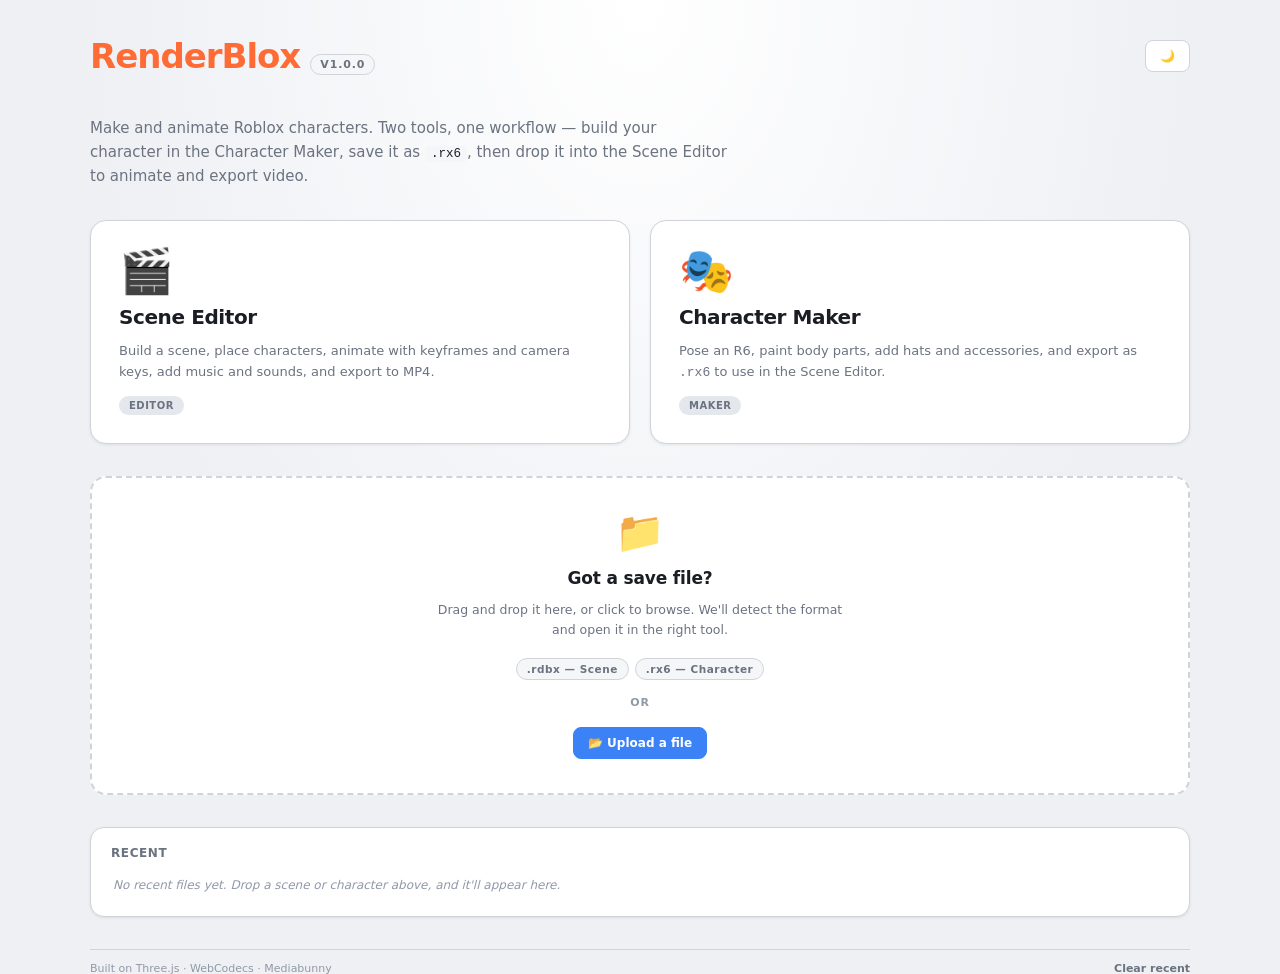
<file: index.html>
<!DOCTYPE html>
<html lang="en">
<head>
<meta charset="utf-8" />
<meta name="viewport" content="width=device-width,initial-scale=1" />
<title>RenderBlox</title>
<link rel="stylesheet" href="shared/style.css" />
<style>
  /* Landing-page-only styles */
  body{
    display:flex;flex-direction:column;
    align-items:center;
    justify-content:flex-start;
    min-height:100vh;
    padding:32px 24px 48px;
    background:radial-gradient(ellipse at top, var(--panel) 0%, var(--bg) 60%);
    overflow-y:auto;
  }
  body.dark{
    background:radial-gradient(ellipse at top, var(--panel-2) 0%, var(--bg) 70%);
  }
  .landing{
    max-width:1100px;width:100%;
    display:flex;flex-direction:column;gap:32px;
    margin:0 auto;
  }
  .header{display:flex;align-items:center;justify-content:space-between;
    padding-top:4px}
  .brand{display:flex;align-items:baseline;gap:10px}
  .brand h1{
    font-size:34px;font-weight:900;letter-spacing:-.03em;
    color:var(--accent);
  }
  .brand .tag{
    font-size:11px;font-weight:700;color:var(--dim);
    letter-spacing:.08em;text-transform:uppercase;
    padding:3px 9px;border-radius:999px;background:var(--panel-2);
    border:1px solid var(--border);
  }
  .tagline{font-size:15px;color:var(--dim);line-height:1.6;max-width:640px;margin-top:8px}
  .tagline code{
    background:var(--panel-2);padding:1px 6px;border-radius:4px;
    font-family:'Consolas','Monaco',monospace;font-size:12.5px;color:var(--text)
  }

  .top-actions{display:flex;gap:8px}

  /* Drop zone */
  .drop-zone{
    background:var(--panel);border:2px dashed var(--border);
    border-radius:16px;padding:34px 28px;
    display:flex;flex-direction:column;align-items:center;gap:12px;
    text-align:center;transition:all .15s;cursor:pointer;
    position:relative;
  }
  .drop-zone:hover{
    border-color:var(--accent-2);background:var(--hover);
  }
  .drop-zone.dragover{
    border-color:var(--accent-2);background:rgba(59,130,246,.08);
    border-style:solid;transform:scale(1.01);
  }
  .drop-zone .em{
    font-size:40px;line-height:1;margin-bottom:4px;
    transition:transform .2s;
  }
  .drop-zone.dragover .em{
    transform:translateY(-4px) scale(1.1);
  }
  .drop-zone h2{
    font-size:17px;font-weight:800;letter-spacing:-.01em;
  }
  .drop-zone p{
    font-size:12.5px;color:var(--dim);line-height:1.6;max-width:420px;
  }
  .drop-zone .formats{
    display:flex;gap:6px;margin-top:6px;flex-wrap:wrap;justify-content:center;
  }
  .drop-zone .format-pill{
    font-size:10.5px;font-weight:700;letter-spacing:.05em;
    padding:4px 10px;border-radius:999px;
    background:var(--panel-2);color:var(--dim);
    border:1px solid var(--border);
  }
  .drop-zone .or{
    font-size:11px;color:var(--dim-2);font-weight:700;
    letter-spacing:.08em;text-transform:uppercase;margin-top:4px;
  }
  .drop-zone .btn{
    margin-top:6px;
  }
  .drop-zone input[type=file]{display:none}

  /* Inline status message inside drop zone */
  .drop-status{
    margin-top:6px;font-size:12px;font-weight:600;
    padding:8px 14px;border-radius:8px;
    display:none;max-width:100%;
  }
  .drop-status.show{display:block}
  .drop-status.ok{background:rgba(34,197,94,.12);color:#15803d;
    border:1px solid rgba(34,197,94,.35)}
  .drop-status.err{background:rgba(239,68,68,.12);color:#b91c1c;
    border:1px solid rgba(239,68,68,.35)}
  body.dark .drop-status.ok{color:#4ade80}
  body.dark .drop-status.err{color:#f87171}

  /* Recent */
  .recent{background:var(--panel);border:1px solid var(--border);
    border-radius:14px;padding:18px 20px;box-shadow:var(--shadow)}
  .recent h3{font-size:12px;font-weight:700;color:var(--dim);
    letter-spacing:.05em;text-transform:uppercase;margin-bottom:12px}
  .recent-list{display:flex;flex-direction:column;gap:6px}
  .recent-item{display:flex;align-items:center;gap:12px;padding:9px 12px;
    border-radius:8px;background:var(--panel-2);font-size:12px;
    transition:background .1s;cursor:pointer}
  .recent-item:hover{background:var(--hover)}
  .recent-item .icon{font-size:15px;flex-shrink:0}
  .recent-item .name{flex:1;font-weight:600;overflow:hidden;text-overflow:ellipsis;white-space:nowrap}
  .recent-item .meta{color:var(--dim);font-size:11px;font-variant-numeric:tabular-nums}
  .recent-empty{font-size:12px;color:var(--dim-2);font-style:italic;padding:6px 2px}

  .footer{display:flex;justify-content:space-between;align-items:center;
    font-size:11px;color:var(--dim-2);padding-top:12px;border-top:1px solid var(--border)}
  .footer a{color:var(--dim);text-decoration:none;font-weight:600}
  .footer a:hover{color:var(--accent-2)}

  @media (max-width: 720px){
    body{padding:20px 16px 32px}
    .brand h1{font-size:26px}
    .drop-zone{padding:26px 18px}
    .drop-zone .em{font-size:34px}
  }
</style>
</head>
<body>
<main class="landing">

  <header class="header">
    <div class="brand">
      <h1>RenderBlox</h1>
      <span class="tag">v1.0.0</span>
    </div>
    <div class="top-actions">
      <button class="btn" id="themeBtn" title="Toggle theme">🌙</button>
    </div>
  </header>

  <section>
    <div class="tagline">
      Make and animate Roblox characters. Two tools, one workflow — build your
      character in the Character Maker, save it as <code>.rx6</code>, then drop
      it into the Scene Editor to animate and export video.
    </div>
  </section>

  <section class="card-grid">
    <a class="card" href="editor.html">
      <span class="em">🎬</span>
      <h2>Scene Editor</h2>
      <p>Build a scene, place characters, animate with keyframes and camera
         keys, add music and sounds, and export to MP4.</p>
      <span class="badge">Editor</span>
    </a>

    <a class="card" href="chareditor.html">
      <span class="em">🎭</span>
      <h2>Character Maker</h2>
      <p>Pose an R6, paint body parts, add hats and accessories, and export as
         <code>.rx6</code> to use in the Scene Editor.</p>
      <span class="badge">Maker</span>
    </a>
  </section>

  <section>
    <div class="drop-zone" id="dropZone">
      <span class="em">📁</span>
      <h2>Got a save file?</h2>
      <p>Drag and drop it here, or click to browse. We'll detect the format
         and open it in the right tool.</p>
      <div class="formats">
        <span class="format-pill">.rdbx — Scene</span>
        <span class="format-pill">.rx6 — Character</span>
      </div>
      <div class="or">or</div>
      <button class="btn primary" id="browseBtn" type="button">📂 Upload a file</button>
      <input type="file" id="fileInput" accept=".rdbx,.rx6" />
      <div class="drop-status" id="dropStatus"></div>
    </div>
  </section>

  <section class="recent" id="recentSection">
    <h3>Recent</h3>
    <div class="recent-list" id="recentList"></div>
  </section>

  <footer class="footer">
    <span>Built on Three.js · WebCodecs · Mediabunny</span>
    <span><a href="#" id="clearRecent">Clear recent</a></span>
  </footer>

</main>

<script type="module">
import {
  toast, getRecentFiles, clearRecentFiles, pushRecentFile,
  formatBytes, formatRelativeTime, toggleTheme, applySavedTheme,
  detectRdbxFormat, escapeHtml
} from './shared/common.js';

applySavedTheme();

// ---- Theme button ----
document.getElementById('themeBtn').addEventListener('click', () => {
  const isDark = toggleTheme();
  document.getElementById('themeBtn').textContent = isDark ? '☀️' : '🌙';
});
if (document.body.classList.contains('dark')) {
  document.getElementById('themeBtn').textContent = '☀️';
}

// ---- Drop zone logic ----
const dropZone = document.getElementById('dropZone');
const fileInput = document.getElementById('fileInput');
const browseBtn = document.getElementById('browseBtn');
const dropStatus = document.getElementById('dropStatus');

function setStatus(msg, kind) {
  dropStatus.className = 'drop-status show ' + kind;
  dropStatus.textContent = msg;
}

function clearStatus() {
  dropStatus.className = 'drop-status';
  dropStatus.textContent = '';
}

// Prevent default drag behavior on the whole page so dropping anywhere
// doesn't navigate away from the page.
['dragenter','dragover','dragleave','drop'].forEach(evt => {
  window.addEventListener(evt, (e) => {
    e.preventDefault();
    e.stopPropagation();
  });
});

// Highlight the drop zone when dragging a file over it
['dragenter','dragover'].forEach(evt => {
  dropZone.addEventListener(evt, (e) => {
    e.preventDefault();
    e.stopPropagation();
    dropZone.classList.add('dragover');
    clearStatus();
  });
});

['dragleave','drop'].forEach(evt => {
  dropZone.addEventListener(evt, (e) => {
    e.preventDefault();
    e.stopPropagation();
    if (e.target === dropZone || !dropZone.contains(e.target)) {
      dropZone.classList.remove('dragover');
    }
  });
});

dropZone.addEventListener('dragleave', (e) => {
  // Only remove highlight when actually leaving the zone, not entering a child
  if (!dropZone.contains(e.relatedTarget)) {
    dropZone.classList.remove('dragover');
  }
});

dropZone.addEventListener('drop', async (e) => {
  dropZone.classList.remove('dragover');
  const files = e.dataTransfer?.files;
  if (!files || files.length === 0) return;
  await handleFile(files[0]);
});

// Click anywhere on the zone (except buttons) opens the file picker
dropZone.addEventListener('click', (e) => {
  if (e.target === browseBtn || browseBtn.contains(e.target)) return;
  if (e.target === fileInput) return;
  fileInput.click();
});

browseBtn.addEventListener('click', (e) => {
  e.stopPropagation();
  fileInput.click();
});

fileInput.addEventListener('change', async () => {
  if (fileInput.files && fileInput.files[0]) {
    await handleFile(fileInput.files[0]);
    fileInput.value = '';
  }
});

// ---- File handling ----
async function handleFile(file) {
  clearStatus();
  const name = file.name || 'unknown';
  const lower = name.toLowerCase();
  const isRx6 = lower.endsWith('.rx6');
  const isRdbx = lower.endsWith('.rdbx');

  if (!isRx6 && !isRdbx) {
    setStatus(`Hmm — “${name}” isn't a .rdbx or .rx6 file.`, 'err');
    return;
  }

  // Read enough to sniff the header
  let arrayBuffer;
  try {
    arrayBuffer = await file.arrayBuffer();
  } catch (err) {
    console.error(err);
    setStatus('Could not read the file. Try again?', 'err');
    return;
  }

  const fmt = await detectRdbxFormat(arrayBuffer);
  if (fmt === 'unknown') {
    setStatus(`“${name}” doesn't look like a valid RenderBlox file.`, 'err');
    return;
  }

  // Stash the file in browser storage so the editor can pick it up
  // when the user clicks through. Round 2 will replace this with a
  // direct handoff.
  try {
    const buf = await file.arrayBuffer();
    const base64 = btoa(String.fromCharCode(...new Uint8Array(buf)));
    sessionStorage.setItem('renderblox_pendingFile', JSON.stringify({
      name,
      size: file.size,
      type: isRx6 ? 'rx6' : 'rdbx',
      format: fmt,
      data: base64
    }));
  } catch (err) {
    console.warn('Could not stash file in sessionStorage', err);
    // Non-fatal — file just won't auto-open
  }

  pushRecentFile({ name, type: isRx6 ? 'rx6' : 'rdbx', size: file.size });
  renderRecent();

  if (isRx6) {
    setStatus(
      `✓ Loaded “${name}” as a Character file (.rx6). ` +
      `The Character Maker will open it automatically once it's built.`,
      'ok'
    );
  } else {
    setStatus(
      `✓ Loaded “${name}” as a Scene file (.rdbx, ${fmt === 'zip' ? 'new zip format' : 'old JSON format'}). ` +
      `The Scene Editor will open it automatically once it's built.`,
      'ok'
    );
  }
}

// ---- Recent list ----
function renderRecent() {
  const list = document.getElementById('recentList');
  const items = getRecentFiles();
  if (items.length === 0) {
    list.innerHTML = '<div class="recent-empty">No recent files yet. Drop a scene or character above, and it\'ll appear here.</div>';
    return;
  }
  list.innerHTML = '';
  items.forEach(f => {
    const el = document.createElement('div');
    el.className = 'recent-item';
    const icon = f.type === 'rdbx' ? '🎬' : (f.type === 'rx6' ? '🎭' : '📄');
    el.innerHTML = `
      <span class="icon">${icon}</span>
      <span class="name">${escapeHtml(f.name)}</span>
      <span class="meta">${formatBytes(f.size)} · ${formatRelativeTime(f.time)}</span>
    `;
    el.addEventListener('click', () => {
      toast('Click “Upload a file” to re-open. Recent items are a shortcut, not storage.');
    });
    list.appendChild(el);
  });
}

document.getElementById('clearRecent').addEventListener('click', (e) => {
  e.preventDefault();
  clearRecentFiles();
  renderRecent();
  toast('Recent list cleared');
});

renderRecent();

// ---- If the user came back from the editor after saving, we might have
//      a pending file. Nothing to do here yet, but log so it's visible
//      in the console for debugging.
try {
  const pending = sessionStorage.getItem('renderblox_pendingFile');
  if (pending) {
    const parsed = JSON.parse(pending);
    console.log('[RenderBlox] Pending file waiting for editor:', parsed.name, parsed.type);
  }
} catch {}
</script>
</body>
</html>
</file>
<file: shared/style.css>
/* ============================================================
   RenderBlox shared theme
   Used by index.html, deditor.html, chareditor.html
   ============================================================ */

:root{
  --bg:#eef0f4; --panel:#ffffff; --panel-2:#f5f6f8; --panel-3:#e4e7ec; --panel-4:#d6dae0;
  --border:#d0d4da; --text:#1a1d23; --dim:#6b7280; --dim-2:#9099a8;
  --accent:#ff6b35; --accent-2:#3b82f6; --hover:#e8ebef;
  --key:#ffb24a; --playhead:#ff3b52; --sel:#dbeafe; --sel-border:#3b82f6;
  --green:#22c55e; --red:#ef4444; --cam:#a855f7; --bone:#ffcc44;
  --menubar:#f0f1f3; --menubar-text:#1a1d23; --menubar-hover:#d6dae0;
  --shadow:0 1px 3px rgba(0,0,0,.08); --shadow-lg:0 8px 24px rgba(0,0,0,.12);
  --shadow-menu:0 6px 20px rgba(0,0,0,.18);
}
body.dark{
  --bg:#181a1d; --panel:#25282c; --panel-2:#2e3237; --panel-3:#1f2225; --panel-4:#15171a;
  --border:#111315; --text:#d8dde3; --dim:#7a828e; --dim-2:#556;
  --accent:#ff8a3d; --accent-2:#5aa9ff; --hover:#353a40;
  --sel:#3a6fa8; --sel-border:#5aa9ff;
  --menubar:#1f2225; --menubar-text:#d8dde3; --menubar-hover:#353a40;
  --shadow:0 1px 3px rgba(0,0,0,.4); --shadow-lg:0 8px 24px rgba(0,0,0,.6);
  --shadow-menu:0 6px 20px rgba(0,0,0,.55);
}

*{margin:0;padding:0;box-sizing:border-box}
html,body{width:100%;height:100%;background:var(--bg);color:var(--text);
  font-family:'Inter','Segoe UI',system-ui,sans-serif;font-size:13px;
  transition:background .2s,color .2s}

body{user-select:none}
body.selecting{user-select:text}

/* Buttons */
.btn{padding:8px 14px;border:1px solid var(--border);background:var(--panel);
  color:var(--text);border-radius:8px;font-family:inherit;font-size:12px;
  font-weight:600;cursor:pointer;transition:all .12s;
  display:inline-flex;align-items:center;gap:6px;white-space:nowrap}
.btn:hover{background:var(--hover);border-color:var(--accent)}
.btn:active{transform:scale(.97)}
.btn:disabled{opacity:.4;cursor:not-allowed}
.btn.on{background:var(--accent);color:#fff;border-color:var(--accent)}
.btn.primary{background:var(--accent-2);color:#fff;border-color:var(--accent-2)}
.btn.primary:hover{filter:brightness(1.08);background:var(--accent-2)}
.btn.green{background:var(--green);color:#fff;border-color:var(--green)}
.btn.green:hover{filter:brightness(1.08);background:var(--green)}
.btn.red{background:var(--red);color:#fff;border-color:var(--red)}
.btn.red:hover{filter:brightness(1.08);background:var(--red)}
.btn.small{padding:5px 10px;font-size:11px}

/* Toast */
#toast{position:fixed;bottom:24px;left:50%;transform:translateX(-50%) translateY(20px);
  padding:12px 22px;background:var(--panel);border:1px solid var(--border);
  border-radius:10px;color:var(--text);font-size:12px;font-weight:600;
  opacity:0;transition:all .25s;pointer-events:none;
  box-shadow:var(--shadow-lg);z-index:9999}
#toast.show{opacity:1;transform:translateX(-50%) translateY(0)}

/* Card layout (used by landing page) */
.card-grid{display:grid;gap:20px;grid-template-columns:repeat(auto-fit,minmax(280px,1fr))}
.card{background:var(--panel);border:1px solid var(--border);border-radius:16px;
  padding:28px;box-shadow:var(--shadow);cursor:pointer;
  transition:all .2s;text-decoration:none;color:var(--text);
  display:flex;flex-direction:column;gap:12px}
.card:hover{transform:translateY(-4px);box-shadow:var(--shadow-lg);border-color:var(--accent-2)}
.card .em{font-size:44px;line-height:1}
.card h2{font-size:20px;font-weight:800;letter-spacing:-.02em}
.card p{font-size:13px;color:var(--dim);line-height:1.6}
.card .badge{align-self:flex-start;margin-top:auto;padding:4px 10px;
  background:var(--panel-3);border-radius:999px;font-size:10px;
  font-weight:700;color:var(--dim);letter-spacing:.05em;text-transform:uppercase}

/* Modal */
.backdrop{position:fixed;inset:0;background:rgba(0,0,0,.55);z-index:200;
  display:none;align-items:center;justify-content:center;backdrop-filter:blur(4px)}
.backdrop.show{display:flex}
.modal{background:var(--panel);border-radius:14px;padding:26px 28px;
  box-shadow:var(--shadow-lg);min-width:360px;max-width:90vw}
.modal h3{font-size:15px;font-weight:800;margin-bottom:14px}
.modal .btns{display:flex;gap:10px;justify-content:flex-end;margin-top:18px}
</file>
